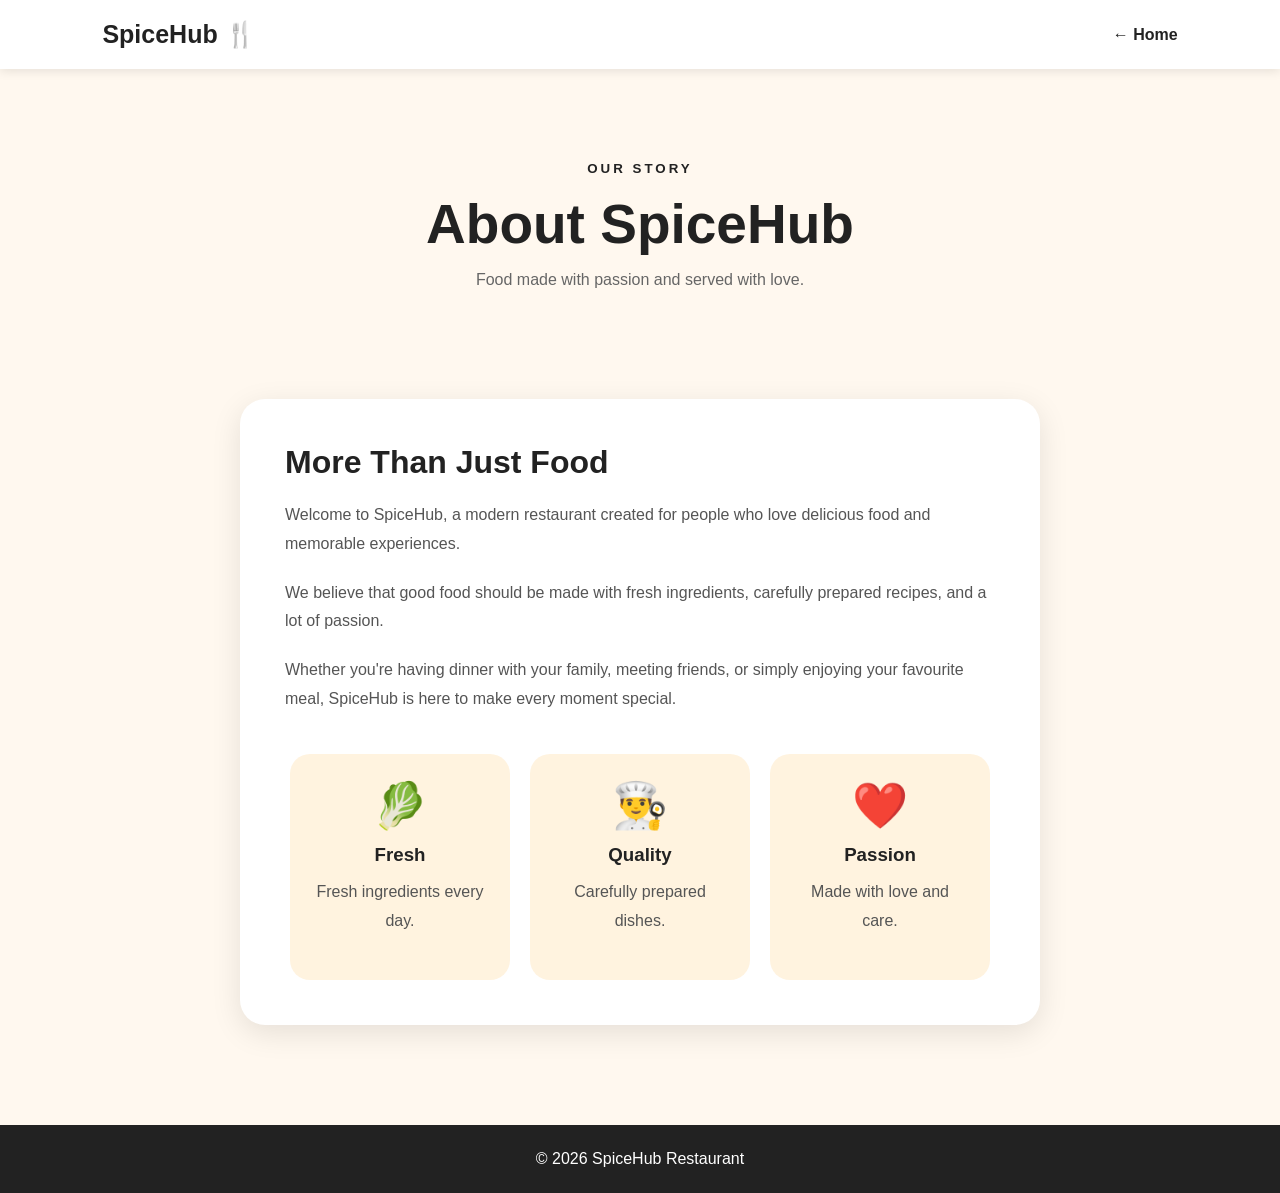
<file: about.html>
<!DOCTYPE html>
<html lang="en">
<head>
<meta charset="UTF-8">
<meta name="viewport" content="width=device-width, initial-scale=1.0">

<title>About SpiceHub</title>

<style>
* {
    margin: 0;
    padding: 0;
    box-sizing: border-box;
}

body {
    font-family: Arial, sans-serif;
    color: #222;
    background: #fff8ef;
}

/* NAVBAR */

nav {
    padding: 20px 8%;
    background: white;
    display: flex;
    justify-content: space-between;
    align-items: center;
    box-shadow: 0 2px 10px rgba(0,0,0,0.1);
}

.logo {
    font-size: 25px;
    font-weight: bold;
}

nav a {
    text-decoration: none;
    color: #222;
    font-weight: bold;
}

/* HERO */

.hero {
    text-align: center;
    padding: 90px 20px 60px;
}

.hero small {
    letter-spacing: 3px;
    font-weight: bold;
}

.hero h1 {
    font-size: 55px;
    margin: 15px 0;
}

.hero p {
    color: #666;
}

/* ABOUT */

.about {
    max-width: 850px;
    margin: auto;
    padding: 50px 25px 100px;
}

.about-box {
    background: white;
    padding: 45px;
    border-radius: 25px;
    box-shadow: 0 8px 30px rgba(0,0,0,0.1);
}

.about-box h2 {
    font-size: 32px;
    margin-bottom: 20px;
}

.about-box p {
    line-height: 1.8;
    color: #555;
    margin-bottom: 20px;
}

/* FEATURES */

.features {
    display: flex;
    gap: 20px;
    justify-content: center;
    flex-wrap: wrap;
    margin-top: 40px;
}

.feature {
    width: 220px;
    padding: 25px;
    background: #fff3df;
    border-radius: 20px;
    text-align: center;
}

.feature-icon {
    font-size: 45px;
}

.feature h3 {
    margin: 12px 0;
}

/* FOOTER */

footer {
    text-align: center;
    padding: 25px;
    background: #222;
    color: white;
}

/* MOBILE */

@media(max-width:600px) {

    .hero h1 {
        font-size: 42px;
    }

    .about-box {
        padding: 30px 20px;
    }

}
</style>
</head>

<body>

<nav>

    <div class="logo">
        SpiceHub 🍴
    </div>

    <a href="index.html">
        ← Home
    </a>

</nav>


<section class="hero">

    <small>OUR STORY</small>

    <h1>About SpiceHub</h1>

    <p>
        Food made with passion and served with love.
    </p>

</section>


<section class="about">

    <div class="about-box">

        <h2>More Than Just Food</h2>

        <p>
            Welcome to SpiceHub, a modern restaurant created
            for people who love delicious food and memorable
            experiences.
        </p>

        <p>
            We believe that good food should be made with
            fresh ingredients, carefully prepared recipes,
            and a lot of passion.
        </p>

        <p>
            Whether you're having dinner with your family,
            meeting friends, or simply enjoying your favourite
            meal, SpiceHub is here to make every moment special.
        </p>


        <div class="features">

            <div class="feature">

                <div class="feature-icon">
                    🥬
                </div>

                <h3>Fresh</h3>

                <p>
                    Fresh ingredients every day.
                </p>

            </div>


            <div class="feature">

                <div class="feature-icon">
                    👨‍🍳
                </div>

                <h3>Quality</h3>

                <p>
                    Carefully prepared dishes.
                </p>

            </div>


            <div class="feature">

                <div class="feature-icon">
                    ❤️
                </div>

                <h3>Passion</h3>

                <p>
                    Made with love and care.
                </p>

            </div>

        </div>

    </div>

</section>


<footer>

    © 2026 SpiceHub Restaurant

</footer>

</body>
</html>
</file>
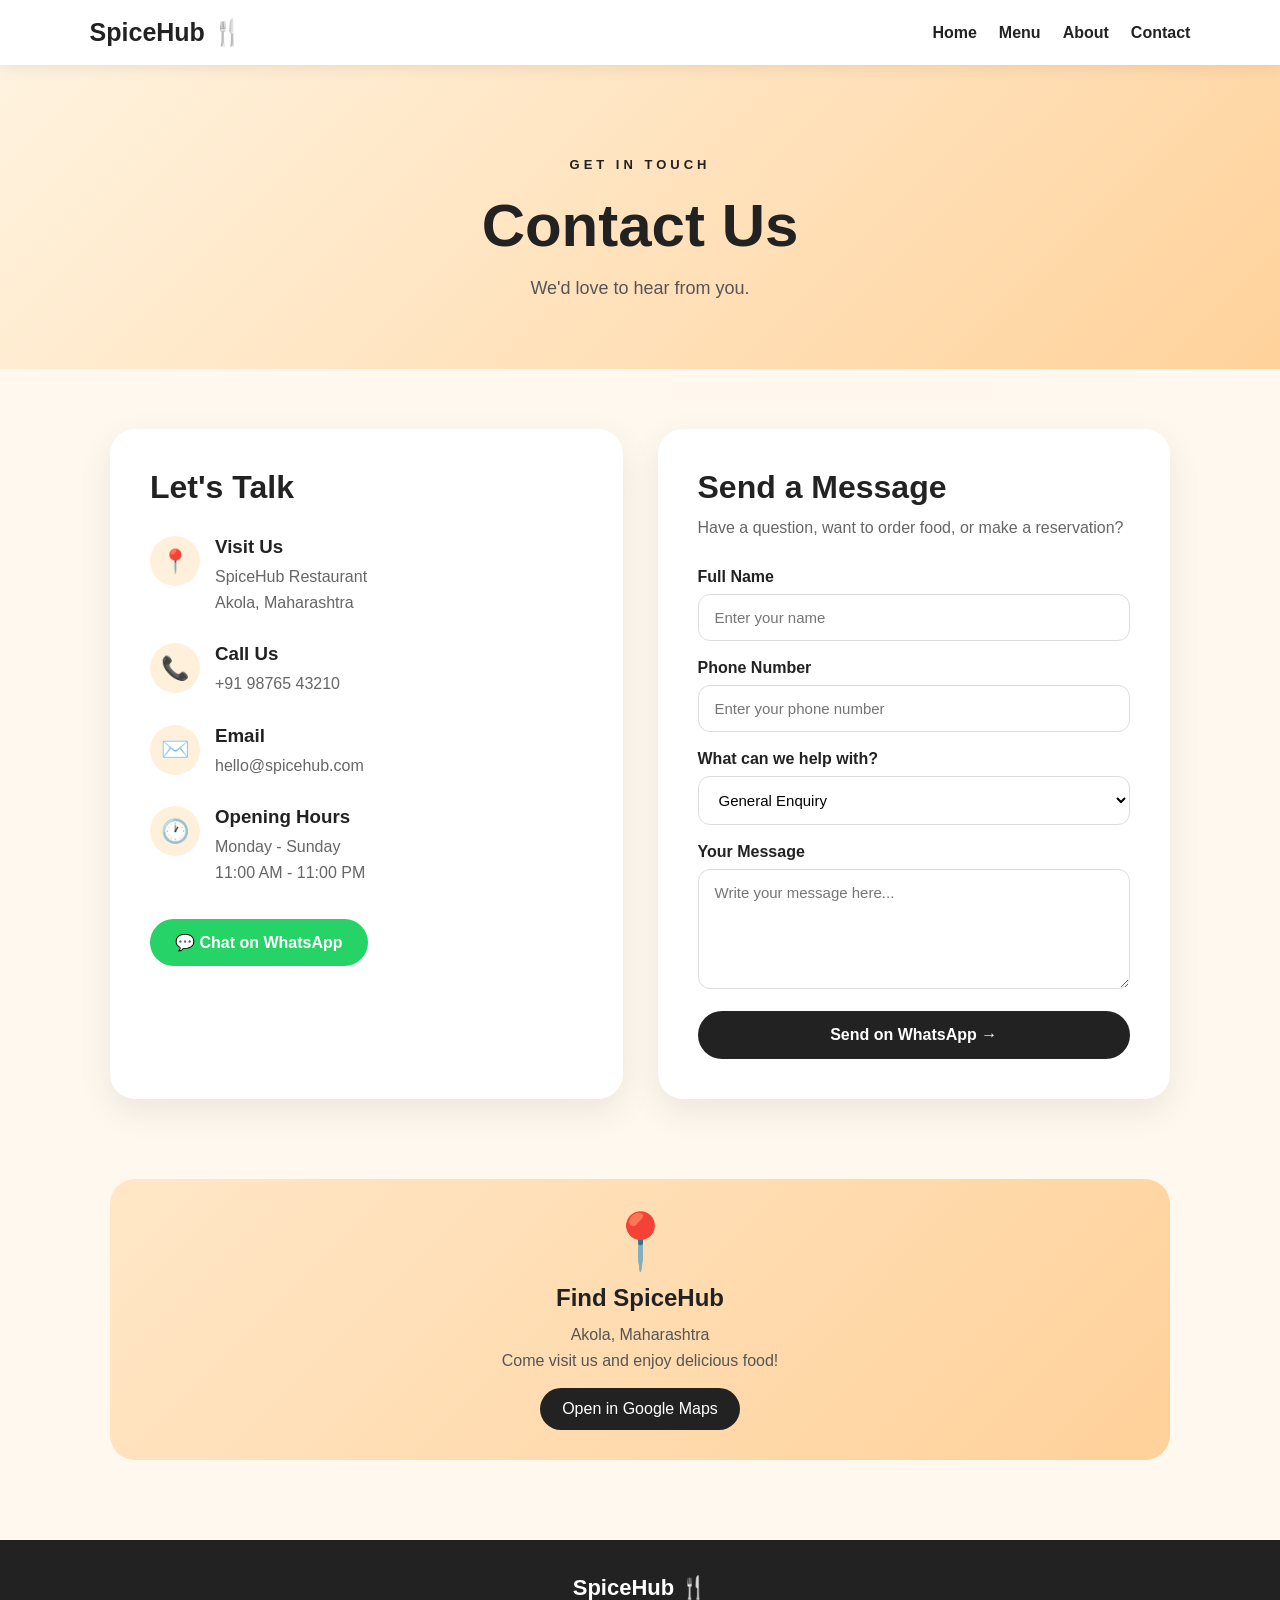
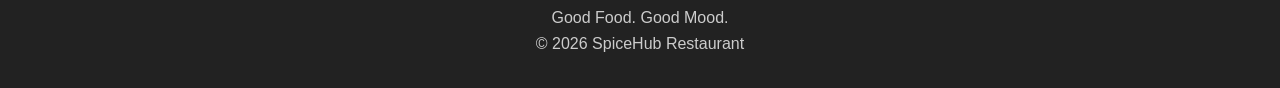
<file: contact.html>
<!DOCTYPE html>
<html lang="en">

<head>

<meta charset="UTF-8">

<meta name="viewport" content="width=device-width, initial-scale=1.0">

<title>Contact | SpiceHub</title>

<style>

/* =========================
   BASIC RESET
========================= */

* {
    margin: 0;
    padding: 0;
    box-sizing: border-box;
}

html {
    scroll-behavior: smooth;
}

body {
    font-family: Arial, sans-serif;
    background: #fff8ef;
    color: #222;
}


/* =========================
   NAVIGATION
========================= */

nav {
    position: sticky;
    top: 0;

    width: 100%;

    padding: 18px 7%;

    background: white;

    display: flex;
    align-items: center;
    justify-content: space-between;

    box-shadow: 0 3px 15px rgba(0,0,0,0.08);

    z-index: 1000;
}

.logo {
    font-size: 25px;
    font-weight: bold;
}

.nav-links {
    display: flex;
    gap: 22px;
}

.nav-links a {
    color: #222;
    text-decoration: none;
    font-weight: bold;
}

.nav-links a:hover {
    color: #d35400;
}


/* =========================
   HERO
========================= */

.hero {
    text-align: center;

    padding: 90px 20px 70px;

    background:
    linear-gradient(
        135deg,
        #fff3df,
        #ffd29b
    );
}

.hero small {
    font-size: 13px;
    letter-spacing: 4px;
    font-weight: bold;
}

.hero h1 {
    font-size: 60px;
    margin: 18px 0;
}

.hero p {
    font-size: 18px;
    color: #555;
}


/* =========================
   MAIN CONTACT AREA
========================= */

.contact-container {

    max-width: 1100px;

    margin: 60px auto 80px;

    padding: 0 20px;

    display: grid;

    grid-template-columns: 1fr 1fr;

    gap: 35px;
}


/* =========================
   CONTACT INFORMATION
========================= */

.info-card {

    background: white;

    padding: 40px;

    border-radius: 25px;

    box-shadow:
    0 12px 35px
    rgba(0,0,0,0.08);
}

.info-card h2 {
    font-size: 32px;
    margin-bottom: 30px;
}

.info-item {

    display: flex;

    align-items: flex-start;

    gap: 15px;

    margin-bottom: 28px;
}

.icon {

    min-width: 50px;
    height: 50px;

    display: flex;

    align-items: center;
    justify-content: center;

    background: #fff0dc;

    border-radius: 50%;

    font-size: 23px;
}

.info-item h3 {
    margin-bottom: 6px;
}

.info-item p {
    color: #666;
    line-height: 1.6;
}


/* =========================
   WHATSAPP BUTTON
========================= */

.whatsapp {

    display: inline-block;

    margin-top: 5px;

    padding: 14px 25px;

    background: #25D366;

    color: white;

    text-decoration: none;

    border-radius: 30px;

    font-weight: bold;

    transition: 0.3s;
}

.whatsapp:hover {
    transform: translateY(-3px);
}


/* =========================
   FORM
========================= */

.form-card {

    background: white;

    padding: 40px;

    border-radius: 25px;

    box-shadow:
    0 12px 35px
    rgba(0,0,0,0.08);
}

.form-card h2 {
    font-size: 32px;
    margin-bottom: 10px;
}

.form-intro {
    color: #666;
    margin-bottom: 28px;
    line-height: 1.5;
}


/* FORM GROUP */

.form-group {
    margin-bottom: 18px;
}

.form-group label {

    display: block;

    margin-bottom: 8px;

    font-weight: bold;
}


/* INPUTS */

input,
textarea,
select {

    width: 100%;

    padding: 14px 16px;

    border: 1px solid #ddd;

    border-radius: 12px;

    background: #fff;

    font-size: 15px;

    font-family: Arial, sans-serif;

    outline: none;

    transition: 0.2s;
}

input:focus,
textarea:focus,
select:focus {

    border-color: #d35400;

    box-shadow:
    0 0 0 3px
    rgba(211,84,0,0.1);
}

textarea {

    min-height: 120px;

    resize: vertical;
}


/* SUBMIT */

.submit-btn {

    width: 100%;

    padding: 15px;

    border: none;

    border-radius: 30px;

    background: #222;

    color: white;

    font-size: 16px;

    font-weight: bold;

    cursor: pointer;

    transition: 0.3s;
}

.submit-btn:hover {

    background: #d35400;

    transform: translateY(-2px);
}


/* =========================
   LOCATION
========================= */

.location {

    max-width: 1100px;

    margin: 0 auto 80px;

    padding: 0 20px;
}

.location-box {

    min-height: 230px;

    border-radius: 25px;

    background:
    linear-gradient(
        135deg,
        #ffe7c7,
        #ffd19a
    );

    display: flex;

    align-items: center;

    justify-content: center;

    text-align: center;

    padding: 30px;
}

.location-box .pin {
    font-size: 55px;
}

.location-box h2 {
    margin: 10px 0;
}

.location-box p {
    color: #555;
    line-height: 1.6;
}

.map-button {

    display: inline-block;

    margin-top: 15px;

    padding: 12px 22px;

    background: #222;

    color: white;

    text-decoration: none;

    border-radius: 25px;
}


/* =========================
   FOOTER
========================= */

footer {

    padding: 35px 20px;

    text-align: center;

    background: #222;

    color: white;
}

footer h3 {
    font-size: 22px;
}

footer p {
    color: #ccc;
    margin-top: 8px;
}


/* =========================
   MOBILE
========================= */

@media (max-width: 750px) {

    nav {
        padding: 15px 5%;
    }

    .nav-links {
        gap: 9px;
    }

    .nav-links a {
        font-size: 12px;
    }

    .hero {
        padding: 70px 20px 55px;
    }

    .hero h1 {
        font-size: 43px;
    }

    .contact-container {
        grid-template-columns: 1fr;

        margin-top: 40px;
    }

    .info-card,
    .form-card {
        padding: 28px;
    }

}

</style>

</head>


<body>


<!-- =========================
     NAVIGATION
========================= -->

<nav>

    <div class="logo">
        SpiceHub 🍴
    </div>

    <div class="nav-links">

        <a href="index.html">
            Home
        </a>

        <a href="menu.html">
            Menu
        </a>

        <a href="about.html">
            About
        </a>

        <a href="contact.html">
            Contact
        </a>

    </div>

</nav>


<!-- =========================
     HERO
========================= -->

<section class="hero">

    <small>
        GET IN TOUCH
    </small>

    <h1>
        Contact Us
    </h1>

    <p>
        We'd love to hear from you.
    </p>

</section>


<!-- =========================
     CONTACT SECTION
========================= -->

<section class="contact-container">


    <!-- INFORMATION CARD -->

    <div class="info-card">

        <h2>
            Let's Talk
        </h2>


        <div class="info-item">

            <div class="icon">
                📍
            </div>

            <div>

                <h3>
                    Visit Us
                </h3>

                <p>
                    SpiceHub Restaurant
                    <br>
                    Akola, Maharashtra
                </p>

            </div>

        </div>


        <div class="info-item">

            <div class="icon">
                📞
            </div>

            <div>

                <h3>
                    Call Us
                </h3>

                <p>
                    +91 98765 43210
                </p>

            </div>

        </div>


        <div class="info-item">

            <div class="icon">
                ✉️
            </div>

            <div>

                <h3>
                    Email
                </h3>

                <p>
                    hello@spicehub.com
                </p>

            </div>

        </div>


        <div class="info-item">

            <div class="icon">
                🕐
            </div>

            <div>

                <h3>
                    Opening Hours
                </h3>

                <p>
                    Monday - Sunday
                    <br>
                    11:00 AM - 11:00 PM
                </p>

            </div>

        </div>


        <a
        href="https://wa.me/919876543210"
        class="whatsapp">

            💬 Chat on WhatsApp

        </a>

    </div>


    <!-- FORM CARD -->

    <div class="form-card">

        <h2>
            Send a Message
        </h2>

        <p class="form-intro">
            Have a question, want to order food,
            or make a reservation?
        </p>


        <form
        onsubmit="sendWhatsApp(); return false;">


            <div class="form-group">

                <label for="name">
                    Full Name
                </label>

                <input
                type="text"
                id="name"
                placeholder="Enter your name"
                required>

            </div>


            <div class="form-group">

                <label for="phone">
                    Phone Number
                </label>

                <input
                type="tel"
                id="phone"
                placeholder="Enter your phone number"
                required>

            </div>


            <div class="form-group">

                <label for="subject">
                    What can we help with?
                </label>

                <select id="subject">

                    <option>
                        General Enquiry
                    </option>

                    <option>
                        Food Order
                    </option>

                    <option>
                        Table Reservation
                    </option>

                    <option>
                        Feedback
                    </option>

                </select>

            </div>


            <div class="form-group">

                <label for="message">
                    Your Message
                </label>

                <textarea
                id="message"
                placeholder="Write your message here..."
                required></textarea>

            </div>


            <button
            type="submit"
            class="submit-btn">

                Send on WhatsApp →

            </button>


        </form>

    </div>

</section>


<!-- =========================
     LOCATION
========================= -->

<section class="location">

    <div class="location-box">

        <div>

            <div class="pin">
                📍
            </div>

            <h2>
                Find SpiceHub
            </h2>

            <p>
                Akola, Maharashtra
                <br>
                Come visit us and enjoy delicious food!
            </p>

            <a
            class="map-button"
            href="https://www.google.com/maps/search/?api=1&query=Akola+Maharashtra"
            target="_blank">

                Open in Google Maps

            </a>

        </div>

    </div>

</section>


<!-- =========================
     FOOTER
========================= -->

<footer>

    <h3>
        SpiceHub 🍴
    </h3>

    <p>
        Good Food. Good Mood.
    </p>

    <p>
        © 2026 SpiceHub Restaurant
    </p>

</footer>


<!-- =========================
     WHATSAPP SCRIPT
========================= -->

<script>

function sendWhatsApp() {

    let name =
    document.getElementById("name").value;

    let phone =
    document.getElementById("phone").value;

    let subject =
    document.getElementById("subject").value;

    let message =
    document.getElementById("message").value;


    /*
       DEMO RESTAURANT NUMBER

       Replace this number when
       using the website for a real client.
    */

    let restaurantNumber =
    "919876543210";


    let text =
    "Hello SpiceHub!%0A%0A" +

    "Name: " +
    name +
    "%0A" +

    "Phone: " +
    phone +
    "%0A" +

    "Request: " +
    subject +
    "%0A" +

    "Message: " +
    message;


    let whatsappURL =
    "https://wa.me/" +
    restaurantNumber +
    "?text=" +
    encodeURIComponent(text);


    window.location.href =
    whatsappURL;

}

</script>


</body>

</html>
</file>
